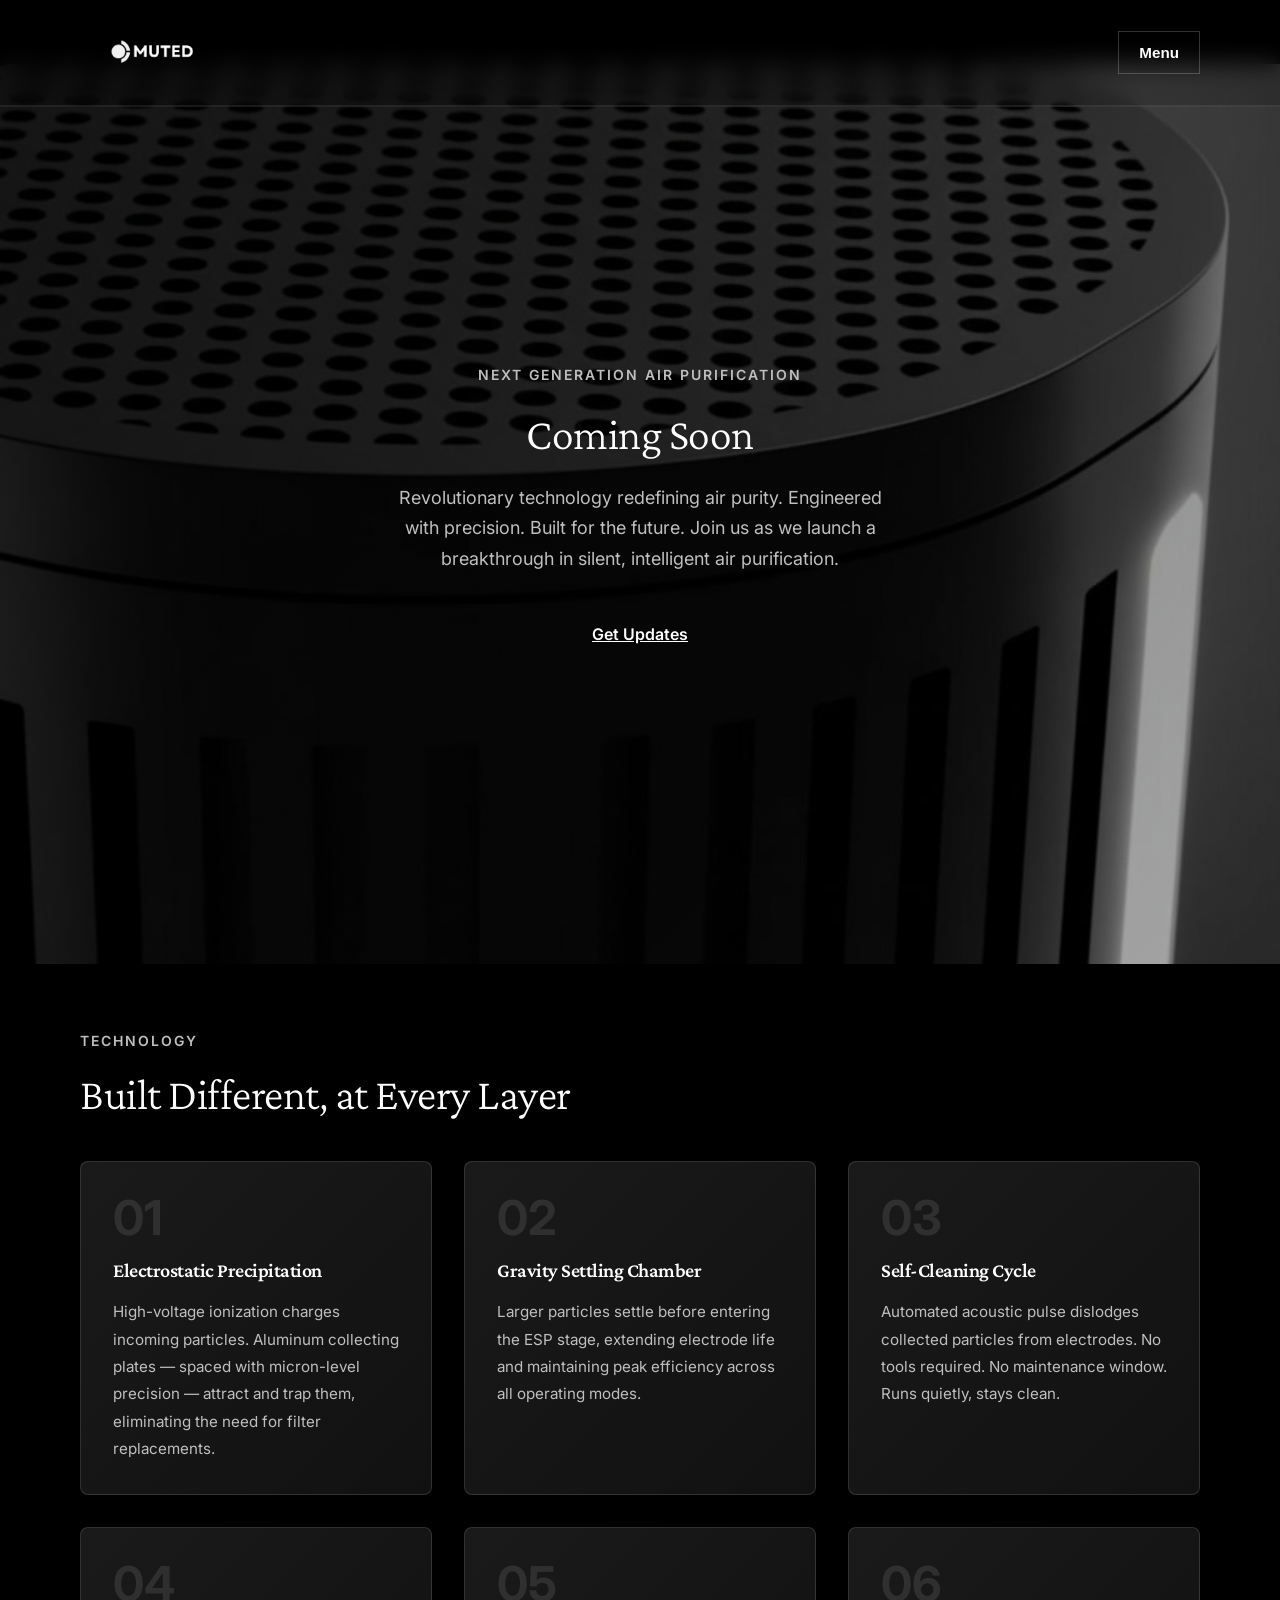
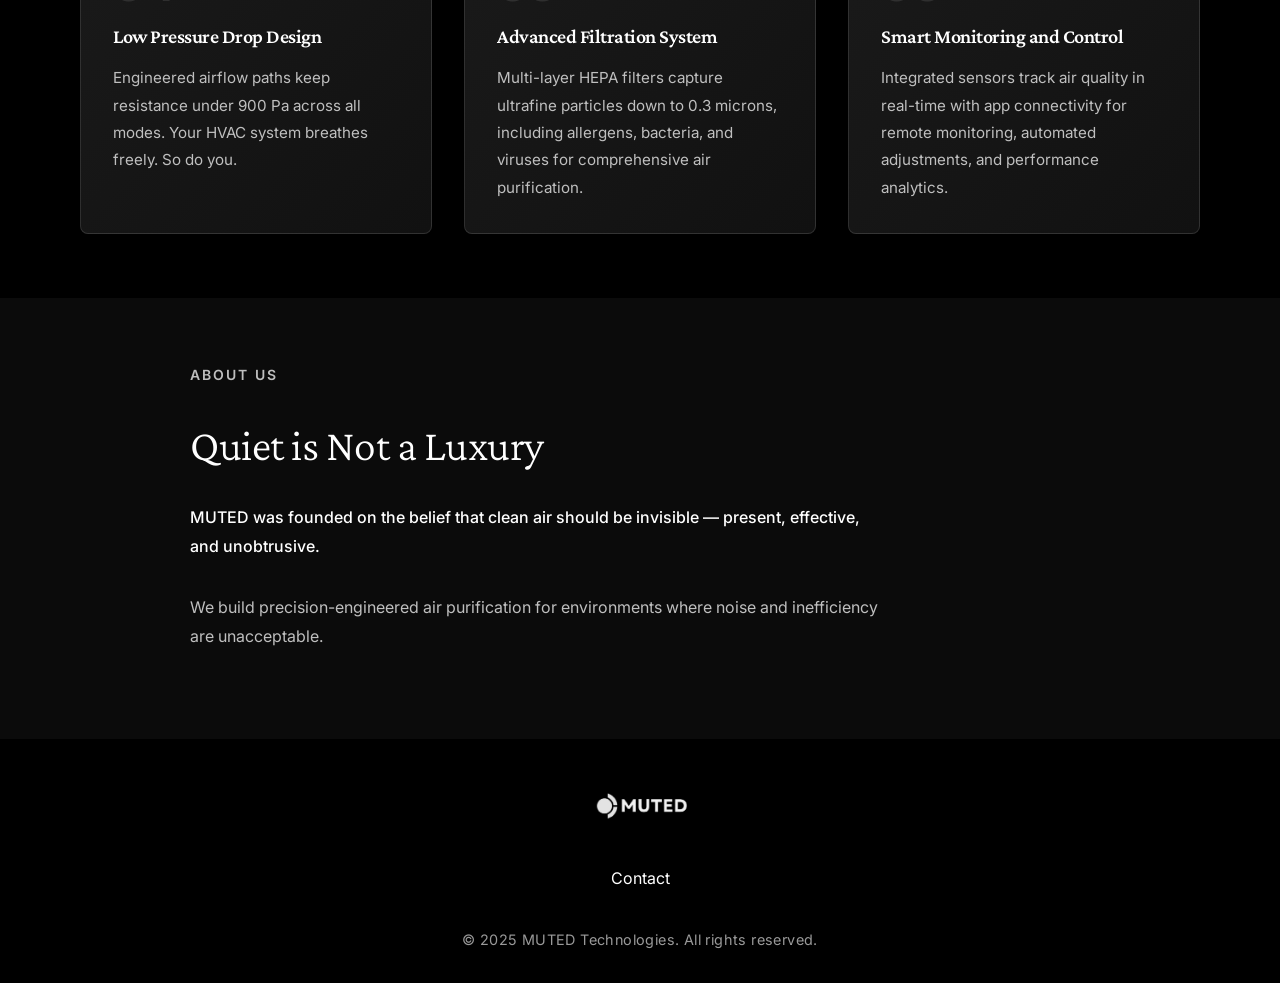
<file: website MUTED/index.html>
<!DOCTYPE html>
<html lang="en">
<head>
  <meta charset="UTF-8" />
  <meta name="viewport" content="width=device-width, initial-scale=1.0" />
  <meta name="description" content="Premium air purification engineered for silence. Electrostatic precision, zero compromise." />
  <title>MUTED — Premium Air Purifier</title>
  
  <link rel="preconnect" href="https://fonts.googleapis.com" />
  <link rel="preconnect" href="https://fonts.gstatic.com" crossorigin />
  <link href="https://fonts.googleapis.com/css2?family=Crimson+Pro:wght@300;400;500;600;700&family=Inter:wght@300;400;500;600;700&display=swap" rel="stylesheet" />
  
  <link rel="stylesheet" href="styles.css" />
</head>
<body>

  <!-- HEADER / NAVIGATION -->
  <header class="header" id="header">
    <div class="container">
      <div class="header-content">
        <a href="#hero" class="logo" aria-label="MUTED Home">
          <img src="public/logo.png" alt="MUTED" height="40" width="auto" />
        </a>
        <div class="header-menu">
          <button class="header-menu-button" id="header-menu-button" aria-expanded="false" aria-controls="header-menu-dropdown">Menu</button>
          <div class="header-menu-dropdown" id="header-menu-dropdown" aria-hidden="true">
            <a href="#features" class="header-menu-link">Technology</a>
            <a href="#brand" class="header-menu-link">About</a>
            <a href="#contact" class="header-menu-link">Contact</a>
          </div>
        </div>
      </div>
    </div>
  </header>

  <!-- HERO SECTION -->
  <section class="hero" id="hero">
    <div class="hero-background">
      <img src="public/hero.jpeg" alt="" aria-hidden="true" />
    </div>
    <div class="hero-overlay"></div>
    <div class="hero-content">
      <p class="hero-label">Next Generation Air Purification</p>
      <h1 class="hero-headline">Coming Soon</h1>
      <p class="hero-tagline">Revolutionary technology redefining air purity. Engineered with precision. Built for the future. Join us as we launch a breakthrough in silent, intelligent air purification.</p>
      <div class="hero-cta-group">
        <a href="#contact" class="btn btn-primary">Get Updates</a>
      </div>
    </div>
  </section>

  <!-- FEATURES SECTION -->
  <section class="section features-section" id="features">
    <div class="container">
      <div class="section-header">
        <p class="section-label">Technology</p>
        <h2 class="section-heading">Built Different, at Every Layer</h2>
      </div>
      <div class="features-grid">
        <article class="feature-card">
          <div class="feature-number">01</div>
          <h3 class="feature-title">Electrostatic Precipitation</h3>
          <p class="feature-text">High-voltage ionization charges incoming particles. Aluminum collecting plates — spaced with micron-level precision — attract and trap them, eliminating the need for filter replacements.</p>
        </article>
        <article class="feature-card">
          <div class="feature-number">02</div>
          <h3 class="feature-title">Gravity Settling Chamber</h3>
          <p class="feature-text">Larger particles settle before entering the ESP stage, extending electrode life and maintaining peak efficiency across all operating modes.</p>
        </article>
        <article class="feature-card">
          <div class="feature-number">03</div>
          <h3 class="feature-title">Self-Cleaning Cycle</h3>
          <p class="feature-text">Automated acoustic pulse dislodges collected particles from electrodes. No tools required. No maintenance window. Runs quietly, stays clean.</p>
        </article>
        <article class="feature-card">
          <div class="feature-number">04</div>
          <h3 class="feature-title">Low Pressure Drop Design</h3>
          <p class="feature-text">Engineered airflow paths keep resistance under 900 Pa across all modes. Your HVAC system breathes freely. So do you.</p>
        </article>
        <article class="feature-card">
          <div class="feature-number">05</div>
          <h3 class="feature-title">Advanced Filtration System</h3>
          <p class="feature-text">Multi-layer HEPA filters capture ultrafine particles down to 0.3 microns, including allergens, bacteria, and viruses for comprehensive air purification.</p>
        </article>
        <article class="feature-card">
          <div class="feature-number">06</div>
          <h3 class="feature-title">Smart Monitoring and Control</h3>
          <p class="feature-text">Integrated sensors track air quality in real-time with app connectivity for remote monitoring, automated adjustments, and performance analytics.</p>
        </article>
      </div>
    </div>
  </section>

  <!-- BRAND SECTION -->
  <section class="section brand-section" id="brand">
    <div class="container">
      <div class="brand-content">
        <p class="section-label">About Us</p>
        <h2 class="section-heading">Quiet is Not a Luxury</h2>
        <p class="section-text large">MUTED was founded on the belief that clean air should be invisible — present, effective, and unobtrusive.</p>
        <p class="section-text">We build precision-engineered air purification for environments where noise and inefficiency are unacceptable.</p>
      </div>
    </div>
  </section>

  <!-- CONTACT / CTA SECTION -->
  <section class="section contact-section" id="contact">
    <button class="contact-close" id="contact-close" aria-label="Close contact page">✕</button>
    <div class="container">
      <div class="contact-content">
        <h2 class="section-heading"></h2>
        <p class="section-text">Interested in MUTED? Let's talk.</p>
        
        <div class="contact-box">
          <div class="contact-item">
            <span class="contact-label">Email</span>
            <a href="mailto:info@muted.com" class="contact-value">info@muted.com</a>
          </div>
          <div class="contact-item">
            <span class="contact-label">Phone</span>
            <a href="tel:+1234567890" class="contact-value">+1 (234) 567-8900</a>
          </div>
          <div class="contact-item">
            <span class="contact-label">Address</span>
            <p class="contact-value">123 Premium Street<br>Silicon Valley, CA 94025</p>
          </div>
          <div class="contact-item">
            <span class="contact-label">Hours</span>
            <p class="contact-value">Mon - Fri: 9am - 6pm PST<br>Sat - Sun: Closed</p>
          </div>
        </div>
      </div>
    </div>
  </section>

  <!-- FOOTER -->
  <footer class="footer">
    <div class="footer-content">
      <div class="footer-brand">
        <img src="public/logo.png" alt="MUTED" height="28" width="auto" class="footer-logo" />
      </div>

      <nav class="footer-nav">
        <a href="#contact" class="footer-nav-link">Contact</a>
      </nav>
    </div>

    <div class="footer-bottom">
      <p>&copy; 2025 MUTED Technologies. All rights reserved.</p>
    </div>
  </footer>

  <script src="script.js"></script>
</body>
</html>
</file>
<file: website MUTED/styles.css>
/* ================================================================
   MUTED — Premium Air Purifier
   Minimalist Dark Theme | Luxury Design System
================================================================ */

/* ==============================================================
   RESET & BASE STYLES
============================================================== */
* {
  margin: 0;
  padding: 0;
  box-sizing: border-box;
}

html {
  scroll-behavior: smooth;
}

body {
  font-family: 'Inter', -apple-system, BlinkMacSystemFont, 'Segoe UI', sans-serif;
  background-color: #000000;
  color: #ffffff;
  line-height: 1.6;
  -webkit-font-smoothing: antialiased;
  -moz-osx-font-smoothing: grayscale;
}

/* ==============================================================
   TYPOGRAPHY HIERARCHY
============================================================== */
h1, h2, h3, h4, h5, h6 {
  font-family: 'Crimson Pro', serif;
  font-weight: 300;
  line-height: 1.2;
  letter-spacing: -0.5px;
}

h1 {
  font-size: clamp(2.5rem, 6vw, 4rem);
}

h2 {
  font-size: clamp(1.875rem, 4vw, 2.75rem);
}

h3 {
  font-size: 1.25rem;
  font-weight: 600;
}

p {
  font-weight: 400;
}

a {
  color: inherit;
  text-decoration: none;
  transition: all 280ms cubic-bezier(0.16, 1, 0.3, 1);
}

/* ==============================================================
   LAYOUT & CONTAINER
============================================================== */
.container {
  max-width: 1200px;
  margin: 0 auto;
  padding: 0 clamp(1rem, 5vw, 2.5rem);
}

.section {
  padding: clamp(2rem, 6vw, 4rem) 0;
}

.section-label {
  font-size: 0.875rem;
  font-weight: 600;
  color: #bfbfbf;
  text-transform: uppercase;
  letter-spacing: 2px;
  margin-bottom: 1rem;
  display: inline-block;
}

.section-heading {
  margin-bottom: 1.5rem;
  max-width: 800px;
}

.section-text {
  font-size: 1rem;
  line-height: 1.8;
  color: #bfbfbf;
  margin-bottom: 1.5rem;
  max-width: 700px;
}

.section-text.large {
  font-size: 1.25rem;
  font-weight: 500;
  color: #ffffff;
  margin-bottom: 2rem;
}

/* ==============================================================
   BUTTONS
============================================================== */
.btn {
  display: inline-flex;
  align-items: center;
  justify-content: center;
  padding: 1rem 2.5rem;
  font-size: 1rem;
  font-weight: 600;
  border: none;
  border-radius: 0;
  background: transparent;
  color: #ffffff;
  cursor: pointer;
  transition: all 280ms cubic-bezier(0.16, 1, 0.3, 1);
  white-space: nowrap;
  text-decoration: underline;
}

.btn:hover {
  background-color: #ffffff;
  color: #000000;
  transform: translateY(-2px);
}

.btn-primary {
  border-color: #ffffff;
}

.btn-secondary {
  border: 1px solid rgba(255, 255, 255, 0.5);
  color: rgba(255, 255, 255, 0.8);
}

.btn-secondary:hover {
  background-color: rgba(255, 255, 255, 0.1);
  border-color: #ffffff;
  color: #ffffff;
}

.btn-large {
  padding: 1.25rem 3rem;
  font-size: 1.125rem;
}

/* ==============================================================
   HEADER / NAVIGATION
============================================================== */
.header {
  position: fixed;
  top: 0;
  left: 0;
  right: 0;
  background-color: rgba(0, 0, 0, 0.15);
  backdrop-filter: blur(12px);
  z-index: 1000;
  border-bottom: 2px solid rgba(255, 255, 255, 0.1);
}

.header-content {
  display: flex;
  align-items: center;
  justify-content: space-between;
  padding: 1.25rem 0;
}

.logo {
  flex-shrink: 0;
  display: flex;
  align-items: center;
  height: 65px;
}

.logo img {
  height: 100%;
  width: auto;
}

.nav-desktop {
  display: flex;
  align-items: center;
  gap: 2rem;
  flex: 1;
  justify-content: center;
  padding: 0;
  flex-wrap: wrap;
}

.nav-link {
  font-size: 0.95rem;
  color: #bfbfbf;
  font-weight: 500;
  position: relative;
  padding: 0.75rem 1rem;
  text-decoration: none;
  transition: color 0.3s ease;
}

.nav-link:hover {
  color: #ffffff;
}

.nav-link::after {
  content: '';
  position: absolute;
  bottom: -4px;
  left: 0;
  width: 0;
  height: 1px;
  background-color: #ffffff;
  transition: width 280ms cubic-bezier(0.16, 1, 0.3, 1);
}

.nav-link:hover::after {
  width: 100%;
}

.header-menu {
  margin-left: auto;
  position: relative;
}

.header-menu-button {
  background: transparent;
  color: #ffffff;
  border: 1px solid rgba(255, 255, 255, 0.2);
  padding: 0.75rem 1.25rem;
  font-size: 0.95rem;
  font-weight: 600;
  cursor: pointer;
  transition: background 220ms ease, border-color 220ms ease, color 220ms ease;
}

.header-menu-button:hover,
.header-menu-button.open {
  background: rgba(255, 255, 255, 0.08);
  border-color: rgba(255, 255, 255, 0.45);
}

.header-menu-dropdown {
  display: none;
  position: absolute;
  top: calc(100% + 0.5rem);
  right: 0;
  background: rgba(0, 0, 0, 0.96);
  border: 1px solid rgba(255, 255, 255, 0.12);
  backdrop-filter: blur(12px);
  border-radius: 0.75rem;
  padding: 0.75rem 0;
  min-width: 180px;
  box-shadow: 0 20px 50px rgba(0, 0, 0, 0.35);
  z-index: 1001;
}

.header-menu-dropdown.open {
  display: flex;
  flex-direction: column;
}

.header-menu-link {
  color: #bfbfbf;
  padding: 0.75rem 1rem;
  text-decoration: none;
  transition: color 220ms ease, background 220ms ease;
}

.header-menu-link:hover {
  color: #ffffff;
  background: rgba(255, 255, 255, 0.05);
}

.nav-cta {
  color: #ffffff;
  padding: 0.75rem 1.75rem;
  border: none;
  border-radius: 0;
  transition: all 280ms cubic-bezier(0.16, 1, 0.3, 1);
}

.nav-cta:hover {
  background-color: #ffffff;
  color: #000000;
}

/* ==============================================================
   HERO SECTION
============================================================== */
.hero {
  position: relative;
  height: 100vh;
  min-height: 600px;
  display: flex;
  align-items: center;
  justify-content: flex-start;
  overflow: hidden;
  margin-top: 64px;
}

.hero-background {
  position: absolute;
  inset: 0;
  overflow: hidden;
  background-image: url('public/hero.jpeg');
  background-size: cover;
  background-position: center;
  background-repeat: no-repeat;
}

.hero-background img {
  width: 100%;
  height: 100%;
  object-fit: cover;
  object-position: center;
}

.hero-overlay {
  position: absolute;
  inset: 0;
  background: linear-gradient(
    135deg,
    rgba(0, 0, 0, 0.65) 0%,
    rgba(0, 0, 0, 0.45) 50%,
    rgba(0, 0, 0, 0.35) 100%
  );
  z-index: 1;
}

.hero-content {
  position: relative;
  z-index: 2;
  max-width: 600px;
  animation: fadeInUp 1s ease-out;
  text-align: center;
  margin: 0 auto;
}

.hero-label {
  font-size: 0.875rem;
  font-weight: 600;
  color: #bfbfbf;
  text-transform: uppercase;
  letter-spacing: 2px;
  margin-bottom: 1.5rem;
}

.hero-headline {
  font-size: clamp(1.875rem, 4vw, 2.75rem);
  line-height: 1.1;
  margin-bottom: 1.5rem;
  font-weight: 300;
}

.hero-tagline {
  font-size: 1.125rem;
  line-height: 1.7;
  color: #bfbfbf;
  margin-bottom: 2rem;
  max-width: 500px;
}

.hero .btn {
  margin-top: 1rem;
}

.hero-cta-group {
  display: flex;
  gap: 1.5rem;
  justify-content: center;
  flex-wrap: wrap;
  margin-top: 2rem;
}

.hero-cta-group .btn {
  margin-top: 0;
}

@keyframes fadeInUp {
  from {
    opacity: 0;
    transform: translateY(30px);
  }
  to {
    opacity: 1;
    transform: translateY(0);
  }
}

/* ==============================================================
   PRODUCT SECTION
============================================================== */
.product-section {
  background-color: #0b0b0b;
}

.product-grid {
  display: grid;
  grid-template-columns: 1fr;
  gap: 6rem;
  align-items: center;
}

.product-content h2 {
  margin-bottom: 2rem;
  margin-top: 1rem;
}

.product-stats {
  display: flex;
  gap: 3rem;
  margin-top: 3rem;
  flex-wrap: wrap;
}

.stat {
  display: flex;
  flex-direction: column;
  gap: 0.5rem;
}

.stat-value {
  font-size: 1.875rem;
  font-weight: 700;
}

.stat-label {
  font-size: 0.875rem;
  color: #bfbfbf;
  font-weight: 500;
}

/* ==============================================================
   FEATURES SECTION
============================================================== */
.features-section {
  background-color: #000000;
}

.section-header {
  margin-bottom: 2.5rem;
}

.features-grid {
  display: grid;
  grid-template-columns: repeat(auto-fit, minmax(300px, 1fr));
  gap: 2rem;
}

.feature-card {
  padding: 2rem;
  background: linear-gradient(135deg, #1a1a1a 0%, #111111 100%);
  border: 1px solid rgba(255, 255, 255, 0.12);
  border-radius: 0.5rem;
  position: relative;
  overflow: hidden;
  transition: all 280ms cubic-bezier(0.16, 1, 0.3, 1);
}

.feature-card:hover {
  border-color: rgba(255, 255, 255, 0.3);
  background: linear-gradient(135deg, #222222 0%, #1a1a1a 100%);
  transform: translateY(-4px);
}

.feature-number {
  font-size: 3rem;
  font-weight: 700;
  color: rgba(255, 255, 255, 0.1);
  margin-bottom: 1rem;
  line-height: 1;
}

.feature-title {
  font-size: 1.25rem;
  margin-bottom: 1rem;
  font-weight: 600;
}

.feature-text {
  font-size: 0.95rem;
  line-height: 1.8;
  color: #bfbfbf;
}

/* ==============================================================
   BRAND SECTION
============================================================== */
.brand-section {
  background-color: #0b0b0b;
}

.brand-content {
  max-width: 900px;
  margin: 0 auto;
}

.brand-content h2 {
  margin-bottom: 2rem;
  margin-top: 1rem;
}

.brand-content .section-text {
  font-size: 1rem;
}

/* ==============================================================
   CONTACT / CTA SECTION
============================================================== */
.contact-section {
  background-color: #000000;
  text-align: center;
  padding: clamp(1.5rem, 4vw, 2.5rem) 0 !important;
  display: none;
}

.contact-section.active {
  display: block;
  position: fixed;
  top: 0;
  left: 0;
  right: 0;
  bottom: 0;
  z-index: 999;
  width: 100%;
  height: 100vh;
  overflow-y: auto;
  padding: clamp(80px, 10vw, 100px) clamp(1rem, 5vw, 2.5rem) clamp(2rem, 6vw, 4rem) !important;
}

.contact-close {
  position: fixed;
  top: 1.5rem;
  right: 2rem;
  background: none;
  border: none;
  font-size: 2rem;
  color: #ffffff;
  cursor: pointer;
  z-index: 1000;
  padding: 0;
  width: 40px;
  height: 40px;
  display: flex;
  align-items: center;
  justify-content: center;
  transition: all 280ms cubic-bezier(0.16, 1, 0.3, 1);
}

.contact-close:hover {
  color: #bfbfbf;
  transform: rotate(90deg);
}

.contact-content {
  padding: 1rem 0;
}

.contact-content h2 {
  margin-bottom: 0.75rem;
}

.contact-content .section-text {
  font-size: 1rem;
  color: #bfbfbf;
  margin: 0 auto 2.5rem auto;
  max-width: 600px;
}

.contact-box {
  max-width: 900px;
  margin: 0 auto;
  display: grid;
  grid-template-columns: repeat(auto-fit, minmax(250px, 1fr));
  gap: 2rem;
  padding: 2.5rem;
  background: linear-gradient(135deg, #1a1a1a 0%, #111111 100%);
  border: 1px solid rgba(255, 255, 255, 0.12);
  border-radius: 0.5rem;
}

.contact-item {
  display: flex;
  flex-direction: column;
  gap: 0.75rem;
  text-align: left;
  transition: all 280ms cubic-bezier(0.16, 1, 0.3, 1);
}

.contact-item:hover {
  transform: translateY(-4px);
}

.contact-label {
  font-size: 0.875rem;
  font-weight: 600;
  color: #bfbfbf;
  text-transform: uppercase;
  letter-spacing: 1px;
}

.contact-value {
  font-size: 1rem;
  font-weight: 500;
  color: #ffffff;
  line-height: 1.6;
}

.contact-value:hover {
  color: #bfbfbf;
  text-decoration: underline;
}

/* ==============================================================
   FOOTER
============================================================== */
.footer {
  background-color: rgba(0, 0, 0, 0.15);
  background: rgba(0, 0, 0, 0.15);
  backdrop-filter: blur(12px);
  padding: 2rem 2rem 1rem 2rem;
  position: relative;
}

.footer-content {
  display: flex;
  flex-direction: column;
  align-items: center;
  max-width: 1200px;
  margin: 0 auto 1.5rem;
  gap: 1rem;
}

.footer-brand {
  flex: 0 0 auto;
  padding: 0;
  border: none;
}

.footer-logo {
  height: 72px;
  width: auto;
  opacity: 0.95;
  transition: opacity 300ms cubic-bezier(0.16, 1, 0.3, 1);
}

.footer-brand:hover .footer-logo {
  opacity: 1;
}

/* FOOTER NAVIGATION */
.footer-nav {
  display: flex;
  gap: 2rem;
  flex: 1;
  flex-wrap: wrap;
  align-items: center;
  justify-content: center;
  padding: 0;
}

.nav-item {
  font-size: 0.9rem;
  color: rgba(255, 255, 255, 0.6);
  font-weight: 400;
  letter-spacing: 0.3px;
  transition: all 300ms cubic-bezier(0.16, 1, 0.3, 1);
  position: relative;
  flex: 1;
  text-align: center;
}

.nav-item::after {
  content: '';
  position: absolute;
  bottom: -6px;
  left: 0;
  width: 0;
  height: 1px;
  background-color: rgba(255, 255, 255, 0.6);
  transition: width 300ms cubic-bezier(0.16, 1, 0.3, 1);
}

.nav-item:hover {
  color: rgba(255, 255, 255, 0.95);
}

.nav-item:hover::after {
  width: 100%;
}

/* FOOTER BOTTOM */
.footer-bottom {
  text-align: center;
  font-size: 0.9rem;
  color: rgba(255, 255, 255, 0.6);
  letter-spacing: 0.4px;
  padding: 0.75rem 0 1rem;

}

/* ==============================================================
   RESPONSIVE DESIGN
============================================================== */
@media (max-width: 1024px) {
  .product-grid {
    gap: 3rem;
  }

  .footer-content {
    flex-direction: column;
    gap: 1.5rem;
    align-items: flex-start;
  }

  .footer-nav {
    gap: 2rem;
  }
}

@media (max-width: 768px) {
  .nav-desktop {
    flex-wrap: wrap;
    justify-content: center;
    gap: 1rem;
  }

  .hero {
    margin-top: 56px;
    justify-content: center;
  }

  .hero-content {
    max-width: 100%;
    text-align: center;
  }

  .hero-headline {
    font-size: clamp(2rem, 6vw, 3rem);
  }

  .hero-tagline {
    font-size: 1rem;
    margin-left: auto;
    margin-right: auto;
  }

  .hero-cta-group {
    flex-direction: column;
    gap: 1rem;
  }

  .section {
    padding: 2rem 0;
  }

  .features-grid {
    grid-template-columns: 1fr;
    gap: 2rem;
  }

  .product-stats {
    gap: 2rem;
  }

  .section-heading {
    font-size: clamp(1.5rem, 5vw, 2rem);
  }

  .section-text {
    font-size: 0.95rem;
  }
}

@media (max-width: 480px) {
  .header {
    padding: 0;
  }

  .header-content {
    padding: 1rem;
  }

  .container {
    padding: 0 1rem;
  }

  .hero {
    margin-top: 0;
    min-height: 500px;
    padding: 6rem 0 2rem 0;
  }

  .hero-content {
    padding: 0 1rem;
  }

  .hero-headline {
    font-size: 1.75rem;
  }

  .hero-tagline {
    font-size: 0.95rem;
  }

  .btn {
    padding: 0.875rem 1.75rem;
    font-size: 0.95rem;
  }

  .btn-large {
    padding: 1rem 2rem;
    font-size: 1rem;
  }

  .product-stats {
    flex-direction: column;
    align-items: flex-start;
    gap: 1.5rem;
  }

  .stat-value {
    font-size: 1.5rem;
  }

  .feature-card {
    padding: 1.75rem;
  }

  .footer {
    padding: 2rem 1.5rem 1rem;
  }

  .footer-content {
    flex-direction: column;
    gap: 1.5rem;
    margin-bottom: 1rem;
  }

  .footer-nav {
    flex-direction: column;
    gap: 1rem;
    width: 100%;
  }

  .nav-item {
    text-align: center;
  }

  .contact-box {
    grid-template-columns: 1fr;
    gap: 1.5rem;
    padding: 2rem;
  }
}

/* ==============================================================
   ACCESSIBILITY & FOCUS STATES
============================================================== */
button:focus,
a:focus {
  outline: 2px solid rgba(255, 255, 255, 0.3);
  outline-offset: 2px;
}

@media (prefers-reduced-motion: reduce) {
  * {
    animation-duration: 0.01ms !important;
    animation-iteration-count: 1 !important;
    transition-duration: 0.01ms !important;
  }
}

/* ==============================================================
   PRINT STYLES
============================================================== */
@media print {
  .header,
  .btn {
    display: none;
  }

  body {
    background-color: #ffffff;
    color: #000000;
  }
}
</file>
